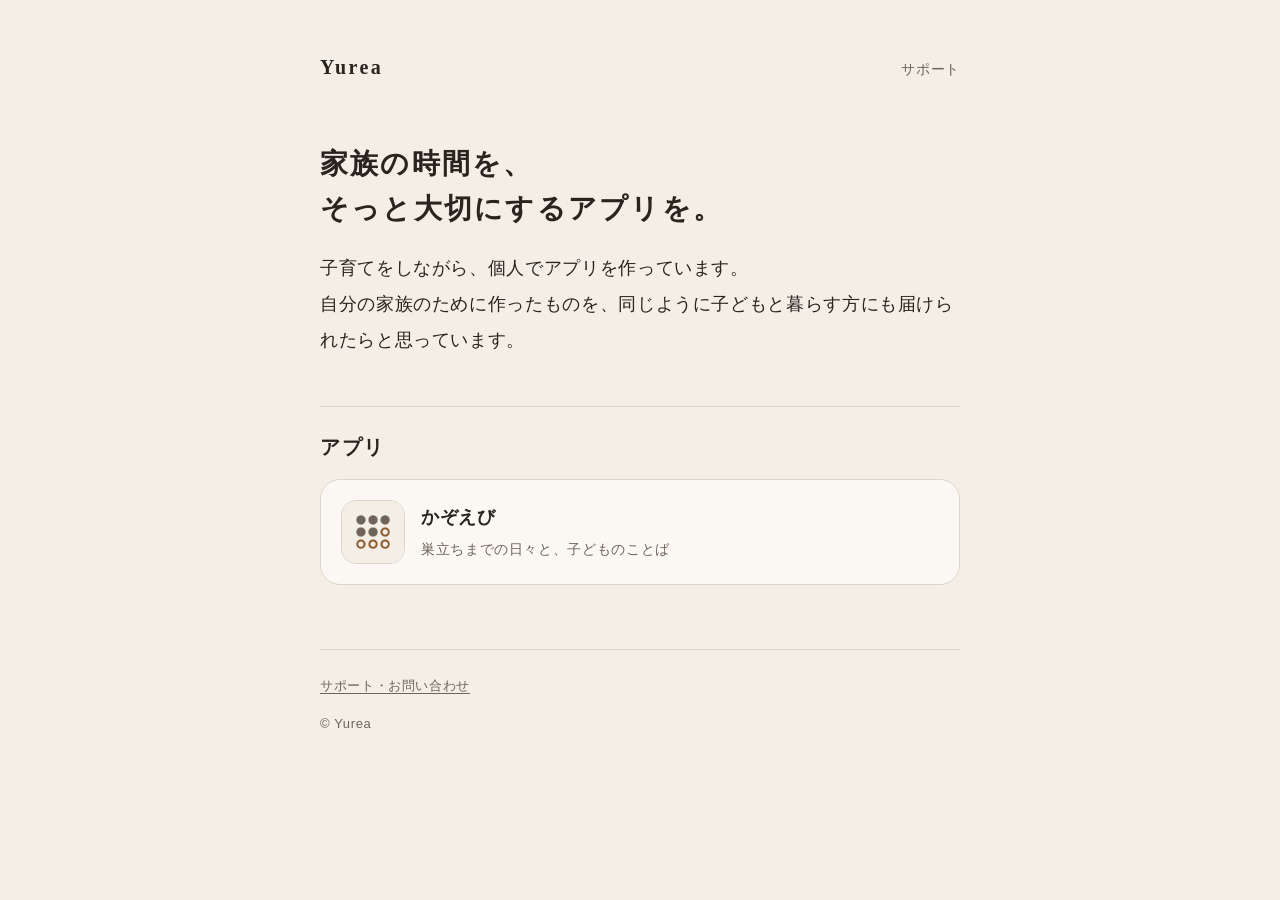
<file: index.html>
<!doctype html>
<html lang="ja">
<head>
  <meta charset="utf-8">
  <meta name="viewport" content="width=device-width, initial-scale=1">
  <title>Yurea</title>
  <meta name="description" content="Yurea が個人で開発している iPhone アプリの紹介とサポート。">
  <link rel="stylesheet" href="/style.css">
  <link rel="apple-touch-icon" href="/apple-touch-icon.png">
</head>
<body>
  <div class="page">
    <header class="site-header">
      <a class="brand" href="/">Yurea</a>
      <nav><a href="/support.html">サポート</a></nav>
    </header>

    <main>
      <h1>家族の時間を、<br>そっと大切にするアプリを。</h1>
      <p class="lead">
        子育てをしながら、個人でアプリを作っています。<br>
        自分の家族のために作ったものを、同じように子どもと暮らす方にも届けられたらと思っています。
      </p>

      <h2>アプリ</h2>
      <a class="card" href="/kazoebi/">
        <img src="/kazoebi/images/icon.png" alt="">
        <span>
          <span class="name">かぞえび</span><br>
          <span class="sub">巣立ちまでの日々と、子どものことば</span>
        </span>
      </a>
    </main>

    <footer class="site-footer">
      <a href="/support.html">サポート・お問い合わせ</a>
      <p>&copy; Yurea</p>
    </footer>
  </div>
</body>
</html>
</file>
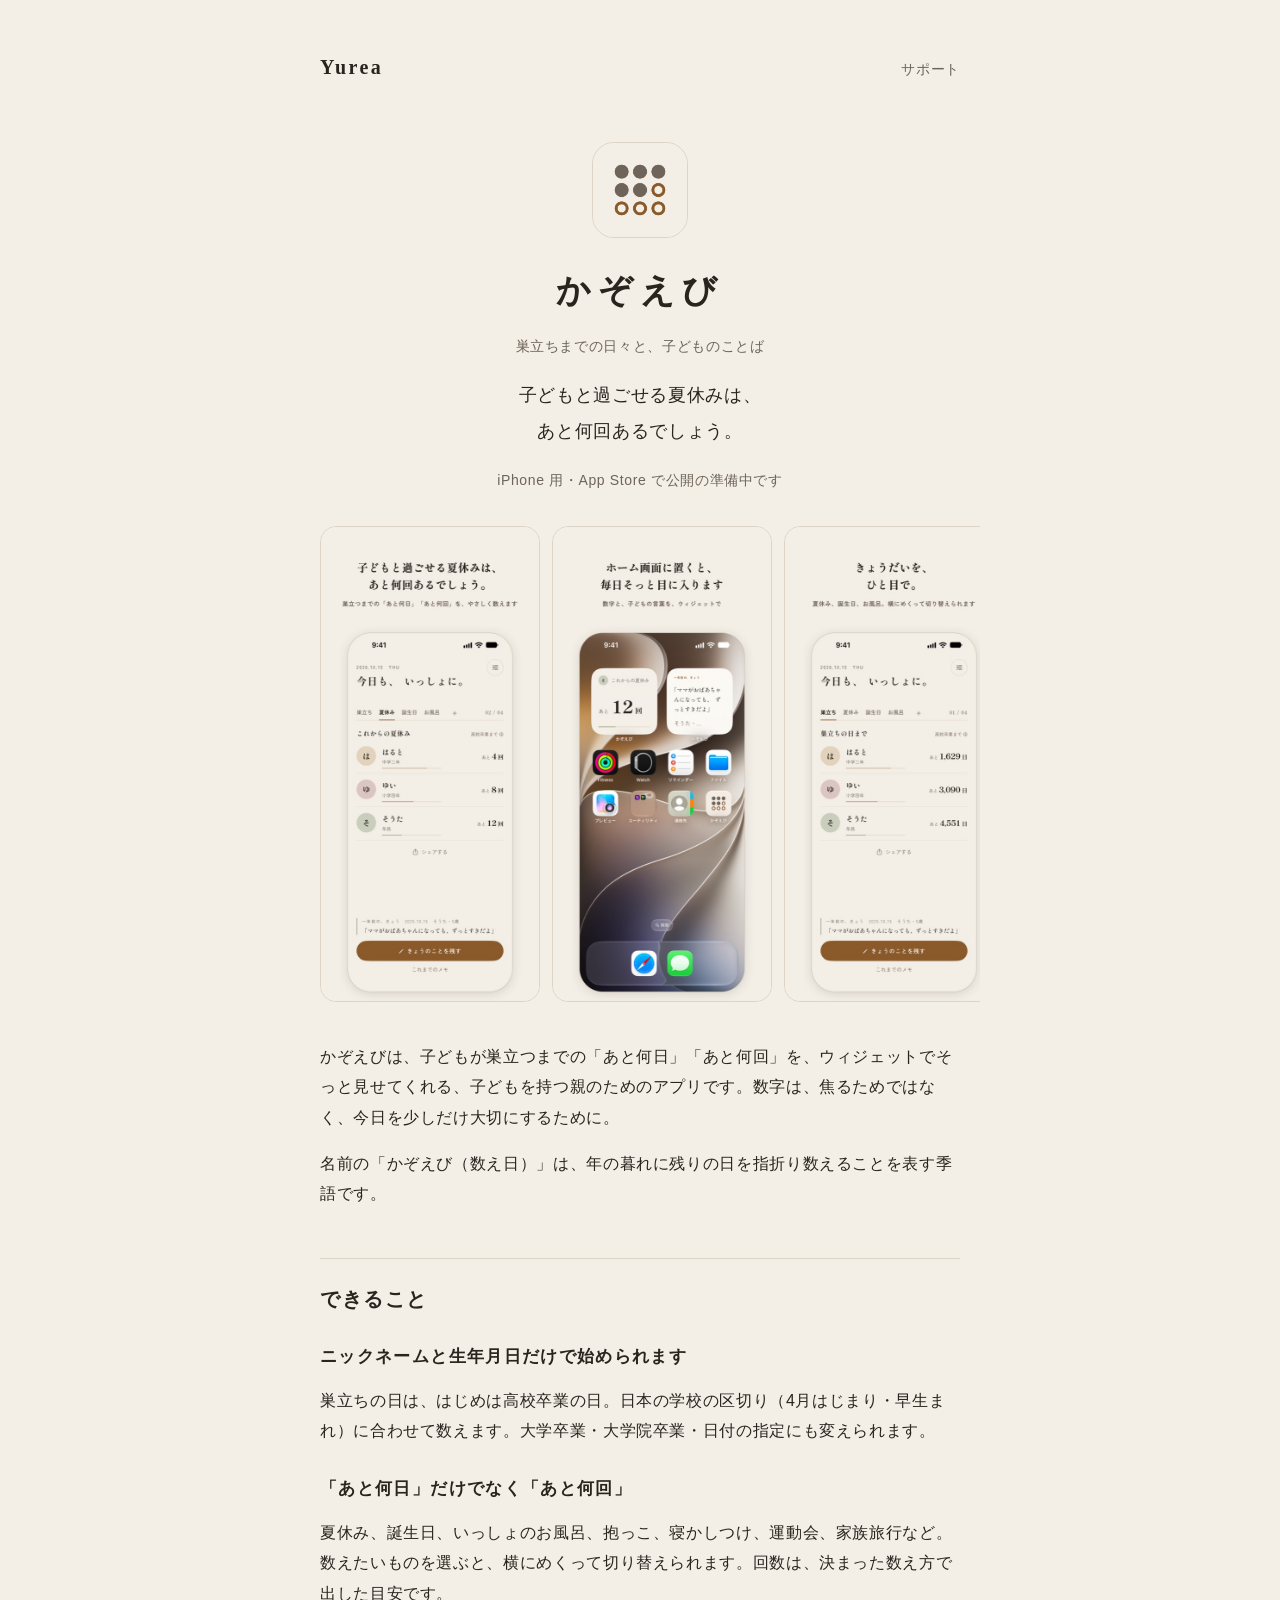
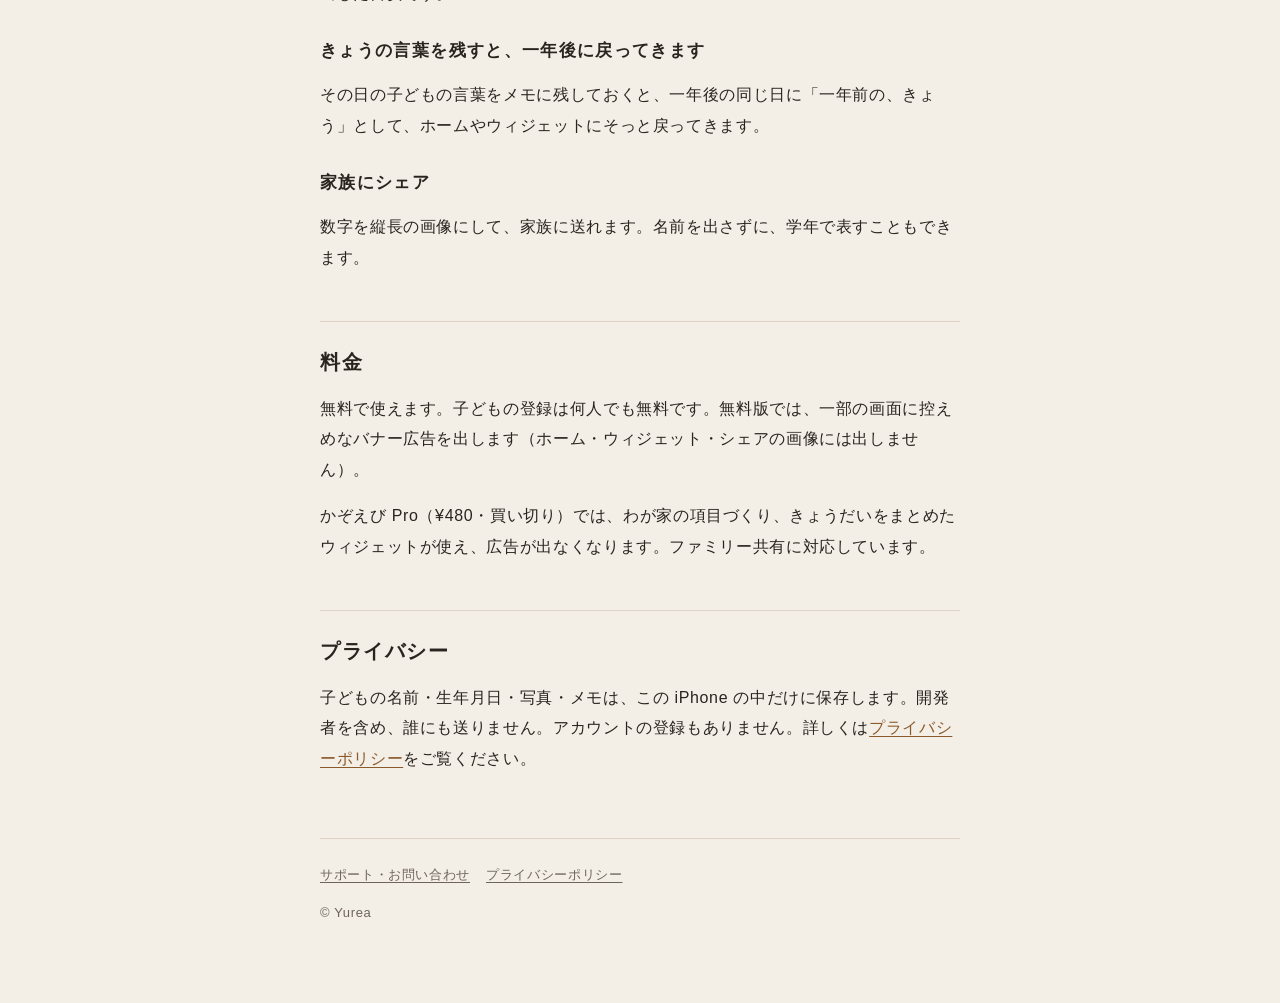
<file: kazoebi/index.html>
<!doctype html>
<html lang="ja">
<head>
  <meta charset="utf-8">
  <meta name="viewport" content="width=device-width, initial-scale=1">
  <title>かぞえび — 巣立ちまでの日々と、子どものことば</title>
  <meta name="description" content="子どもが巣立つまでの「あと何日」「あと何回」を、ウィジェットでそっと見せてくれる、子どもを持つ親のための iPhone アプリ。">
  <link rel="stylesheet" href="/style.css">
  <link rel="apple-touch-icon" href="/kazoebi/images/icon.png">
</head>
<body>
  <div class="page">
    <header class="site-header">
      <a class="brand" href="/">Yurea</a>
      <nav><a href="/support.html">サポート</a></nav>
    </header>

    <main>
      <div class="hero">
        <img class="icon" src="/kazoebi/images/icon.png" alt="かぞえびのアイコン">
        <h1>かぞえび</h1>
        <p class="sub">巣立ちまでの日々と、子どものことば</p>
        <p class="lead">子どもと過ごせる夏休みは、<br>あと何回あるでしょう。</p>
        <p class="sub">iPhone 用・App Store で公開の準備中です</p>
      </div>

      <div class="shots">
        <img src="/kazoebi/images/1-home-summer.jpg" alt="ホームの「夏休み」のページ。3 人の子どもそれぞれに、あと何回の夏休みがあるか">
        <img src="/kazoebi/images/2-widgets.jpg" alt="ホーム画面に置いた「あと何回」と「一年前の、きょう」のウィジェット">
        <img src="/kazoebi/images/3-home-days.jpg" alt="ホームの「巣立ち」のページ。きょうだいの巣立ちの日までの日数">
        <img src="/kazoebi/images/4-memo.jpg" alt="メモの画面と、一年前の、きょうのメモ">
        <img src="/kazoebi/images/5-share.jpg" alt="シェアの画面。あと 12 回の夏休みを、これまでとこれからの丸で表した画像">
      </div>

      <p>かぞえびは、子どもが巣立つまでの「あと何日」「あと何回」を、ウィジェットでそっと見せてくれる、子どもを持つ親のためのアプリです。数字は、焦るためではなく、今日を少しだけ大切にするために。</p>
      <p>名前の「かぞえび（数え日）」は、年の暮れに残りの日を指折り数えることを表す季語です。</p>

      <h2>できること</h2>
      <h3>ニックネームと生年月日だけで始められます</h3>
      <p>巣立ちの日は、はじめは高校卒業の日。日本の学校の区切り（4月はじまり・早生まれ）に合わせて数えます。大学卒業・大学院卒業・日付の指定にも変えられます。</p>

      <h3>「あと何日」だけでなく「あと何回」</h3>
      <p>夏休み、誕生日、いっしょのお風呂、抱っこ、寝かしつけ、運動会、家族旅行など。数えたいものを選ぶと、横にめくって切り替えられます。回数は、決まった数え方で出した目安です。</p>

      <h3>きょうの言葉を残すと、一年後に戻ってきます</h3>
      <p>その日の子どもの言葉をメモに残しておくと、一年後の同じ日に「一年前の、きょう」として、ホームやウィジェットにそっと戻ってきます。</p>

      <h3>家族にシェア</h3>
      <p>数字を縦長の画像にして、家族に送れます。名前を出さずに、学年で表すこともできます。</p>

      <h2>料金</h2>
      <p>無料で使えます。子どもの登録は何人でも無料です。無料版では、一部の画面に控えめなバナー広告を出します（ホーム・ウィジェット・シェアの画像には出しません）。</p>
      <p>かぞえび Pro（¥480・買い切り）では、わが家の項目づくり、きょうだいをまとめたウィジェットが使え、広告が出なくなります。ファミリー共有に対応しています。</p>

      <h2>プライバシー</h2>
      <p>子どもの名前・生年月日・写真・メモは、この iPhone の中だけに保存します。開発者を含め、誰にも送りません。アカウントの登録もありません。詳しくは<a href="/kazoebi/privacy.html">プライバシーポリシー</a>をご覧ください。</p>
    </main>

    <footer class="site-footer">
      <a href="/support.html#kazoebi">サポート・お問い合わせ</a><a href="/kazoebi/privacy.html">プライバシーポリシー</a>
      <p>&copy; Yurea</p>
    </footer>
  </div>
</body>
</html>
</file>
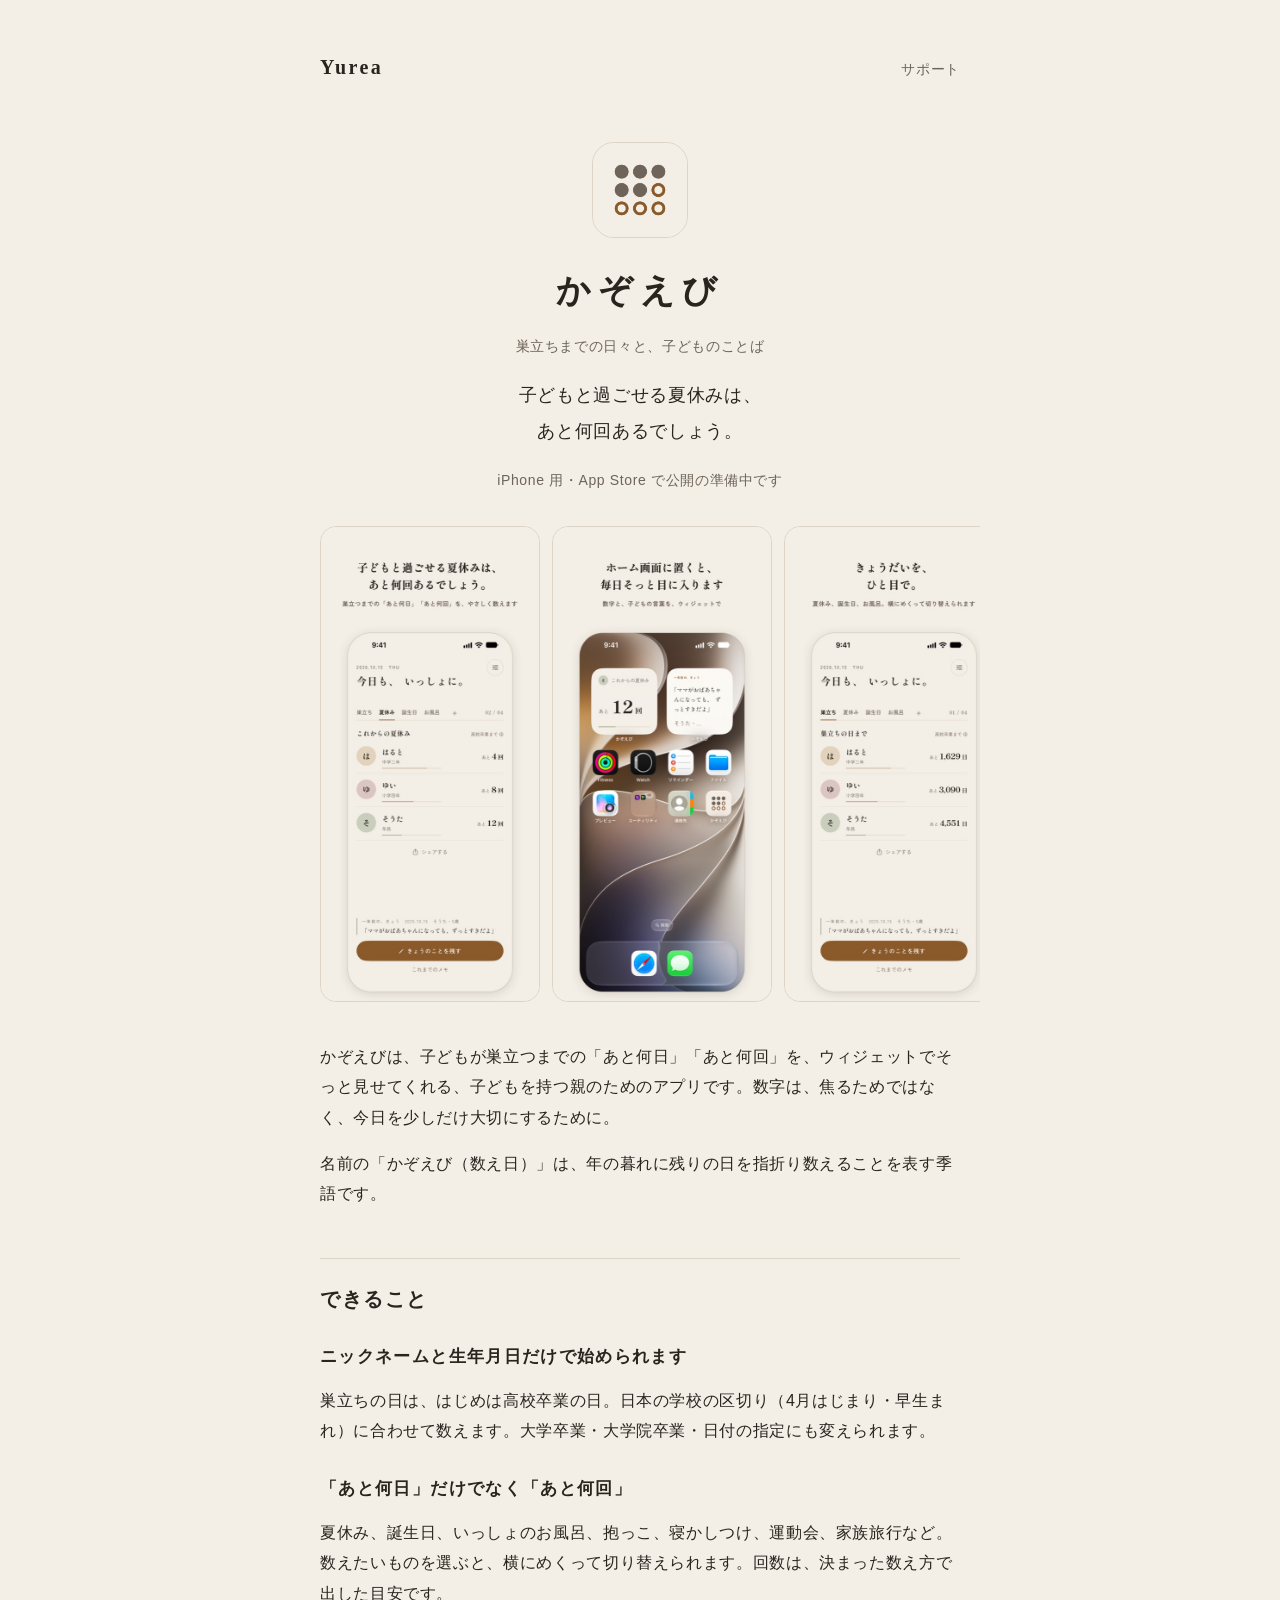
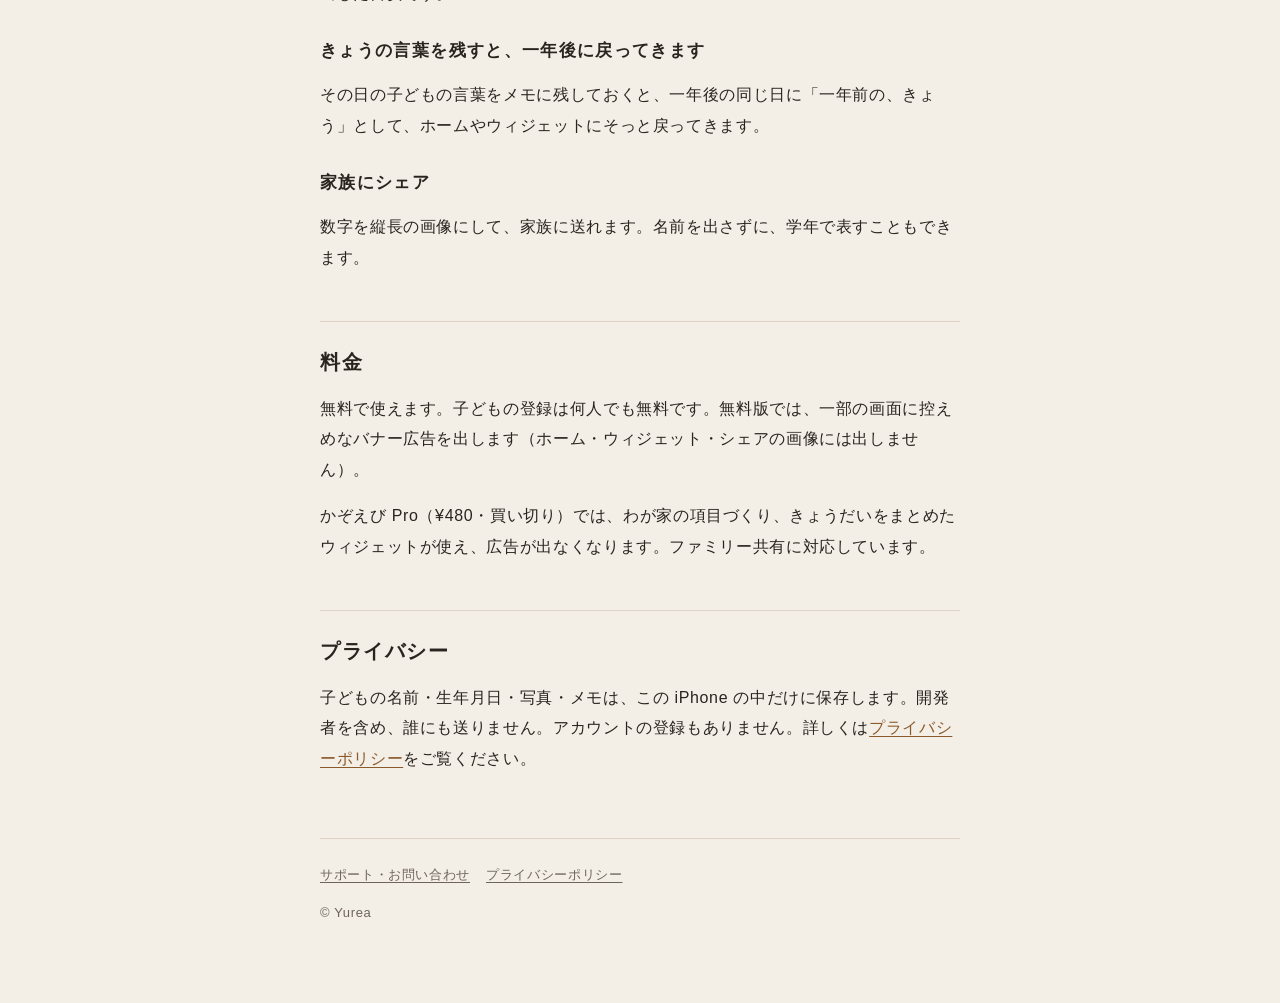
<file: sudachi/index.html>
<!doctype html>
<html lang="ja">
<head>
  <meta charset="utf-8">
  <meta name="viewport" content="width=device-width, initial-scale=1">
  <title>かぞえび</title>
  <meta name="robots" content="noindex">
  <link rel="canonical" href="https://yurea-dev.github.io/kazoebi/">
  <meta http-equiv="refresh" content="0; url=/kazoebi/">
  <link rel="stylesheet" href="/style.css">
</head>
<body>
  <div class="page">
    <main>
      <p>このページは移動しました。<a href="/kazoebi/">かぞえびの紹介ページ</a>へ移動します。</p>
    </main>
  </div>
</body>
</html>
</file>
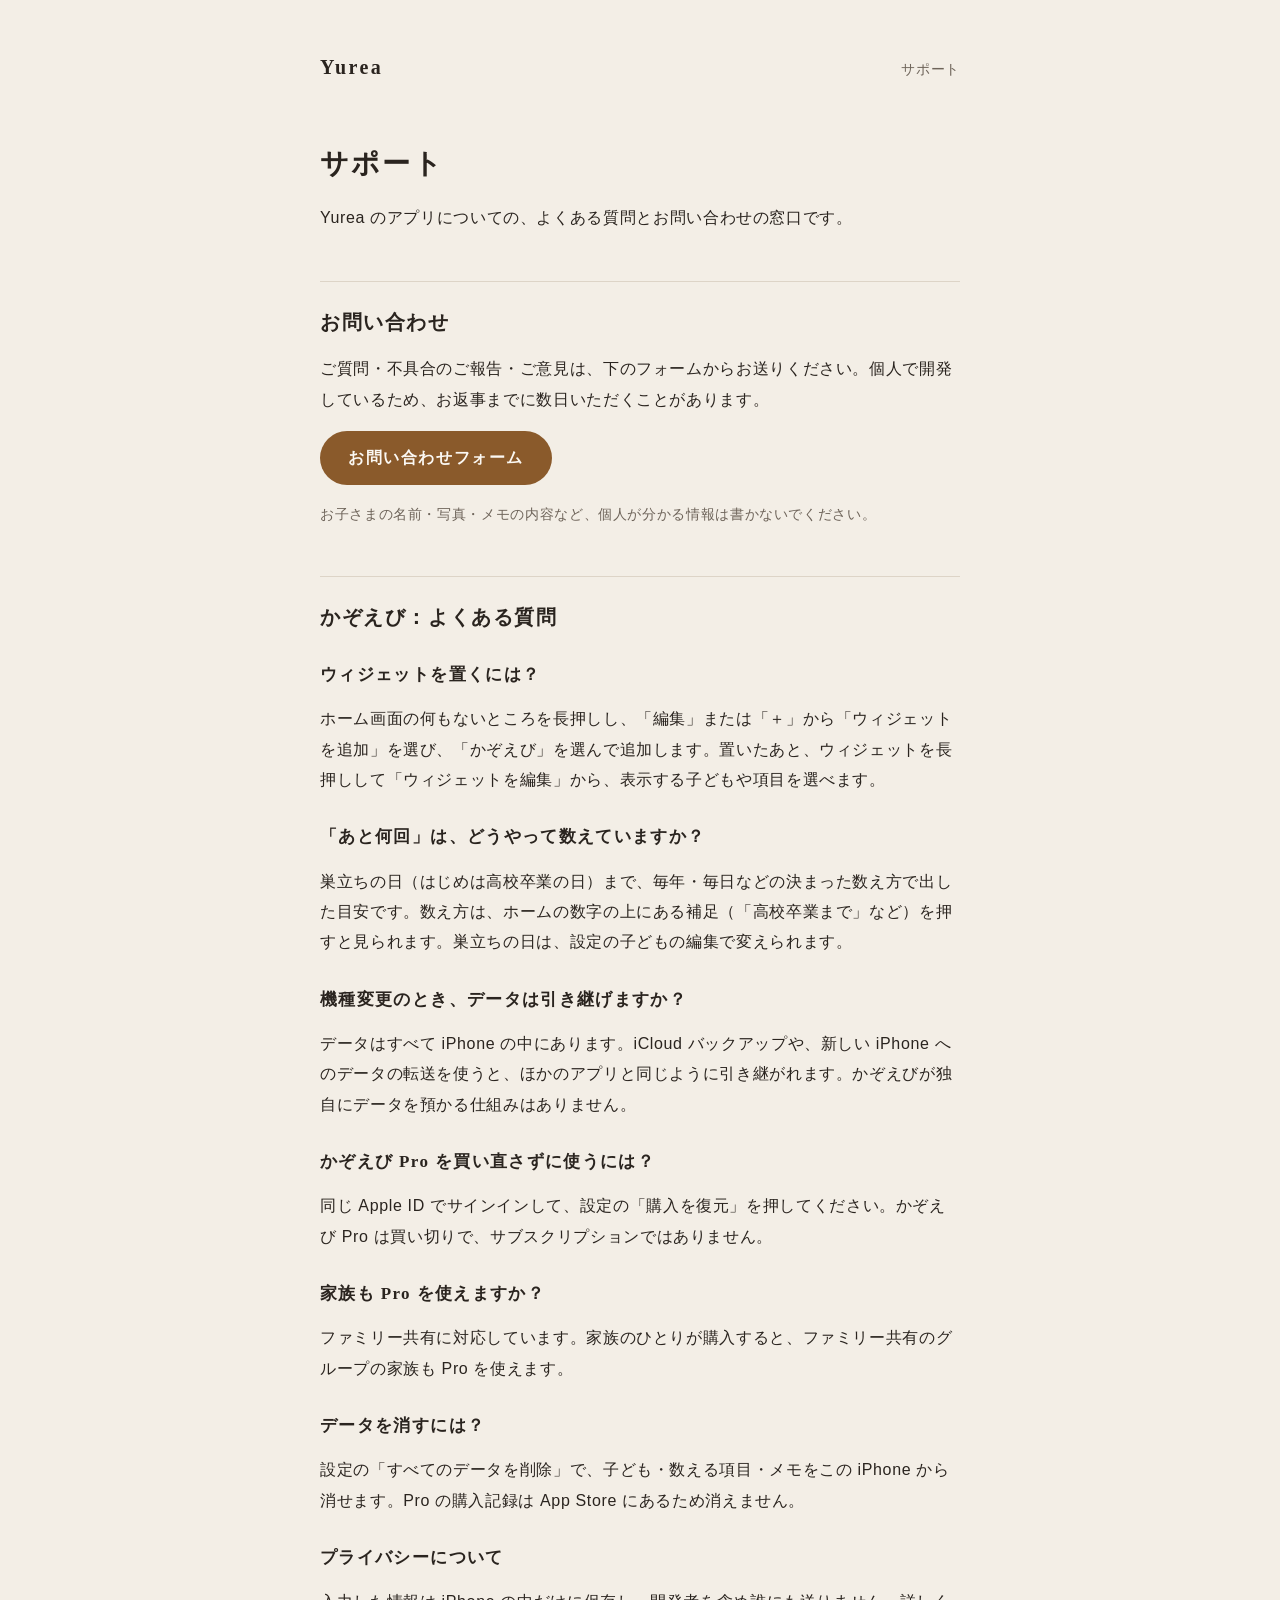
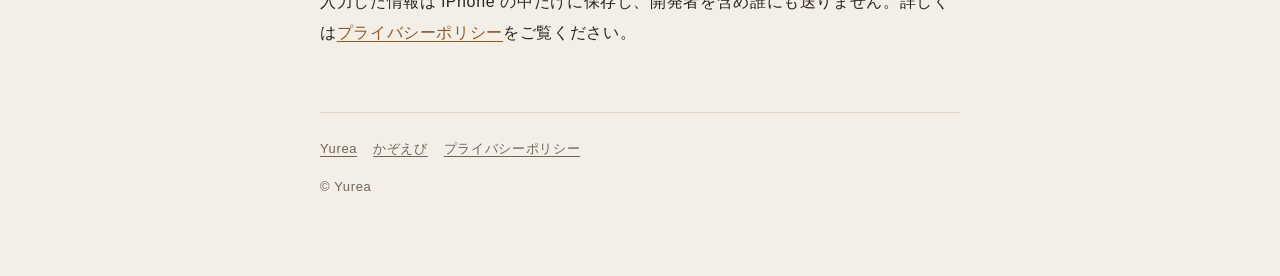
<file: support.html>
<!doctype html>
<html lang="ja">
<head>
  <meta charset="utf-8">
  <meta name="viewport" content="width=device-width, initial-scale=1">
  <title>サポート — Yurea</title>
  <meta name="description" content="Yurea のアプリのよくある質問とお問い合わせ。">
  <link rel="stylesheet" href="/style.css">
  <link rel="apple-touch-icon" href="/apple-touch-icon.png">
</head>
<body>
  <div class="page">
    <header class="site-header">
      <a class="brand" href="/">Yurea</a>
      <nav><a href="/support.html">サポート</a></nav>
    </header>

    <main>
      <h1>サポート</h1>
      <p>Yurea のアプリについての、よくある質問とお問い合わせの窓口です。</p>

      <h2>お問い合わせ</h2>
      <p>ご質問・不具合のご報告・ご意見は、下のフォームからお送りください。個人で開発しているため、お返事までに数日いただくことがあります。</p>
      <p><a class="button" href="https://forms.gle/JRSE9ZpiqrroBTJU7">お問い合わせフォーム</a></p>
      <p class="sub">お子さまの名前・写真・メモの内容など、個人が分かる情報は書かないでください。</p>

      <h2 id="kazoebi">かぞえび：よくある質問</h2>

      <h3>ウィジェットを置くには？</h3>
      <p>ホーム画面の何もないところを長押しし、「編集」または「＋」から「ウィジェットを追加」を選び、「かぞえび」を選んで追加します。置いたあと、ウィジェットを長押しして「ウィジェットを編集」から、表示する子どもや項目を選べます。</p>

      <h3>「あと何回」は、どうやって数えていますか？</h3>
      <p>巣立ちの日（はじめは高校卒業の日）まで、毎年・毎日などの決まった数え方で出した目安です。数え方は、ホームの数字の上にある補足（「高校卒業まで」など）を押すと見られます。巣立ちの日は、設定の子どもの編集で変えられます。</p>

      <h3>機種変更のとき、データは引き継げますか？</h3>
      <p>データはすべて iPhone の中にあります。iCloud バックアップや、新しい iPhone へのデータの転送を使うと、ほかのアプリと同じように引き継がれます。かぞえびが独自にデータを預かる仕組みはありません。</p>

      <h3>かぞえび Pro を買い直さずに使うには？</h3>
      <p>同じ Apple ID でサインインして、設定の「購入を復元」を押してください。かぞえび Pro は買い切りで、サブスクリプションではありません。</p>

      <h3>家族も Pro を使えますか？</h3>
      <p>ファミリー共有に対応しています。家族のひとりが購入すると、ファミリー共有のグループの家族も Pro を使えます。</p>

      <h3>データを消すには？</h3>
      <p>設定の「すべてのデータを削除」で、子ども・数える項目・メモをこの iPhone から消せます。Pro の購入記録は App Store にあるため消えません。</p>

      <h3>プライバシーについて</h3>
      <p>入力した情報は iPhone の中だけに保存し、開発者を含め誰にも送りません。詳しくは<a href="/kazoebi/privacy.html">プライバシーポリシー</a>をご覧ください。</p>
    </main>

    <footer class="site-footer">
      <a href="/">Yurea</a><a href="/kazoebi/">かぞえび</a><a href="/kazoebi/privacy.html">プライバシーポリシー</a>
      <p>&copy; Yurea</p>
    </footer>
  </div>
</body>
</html>
</file>
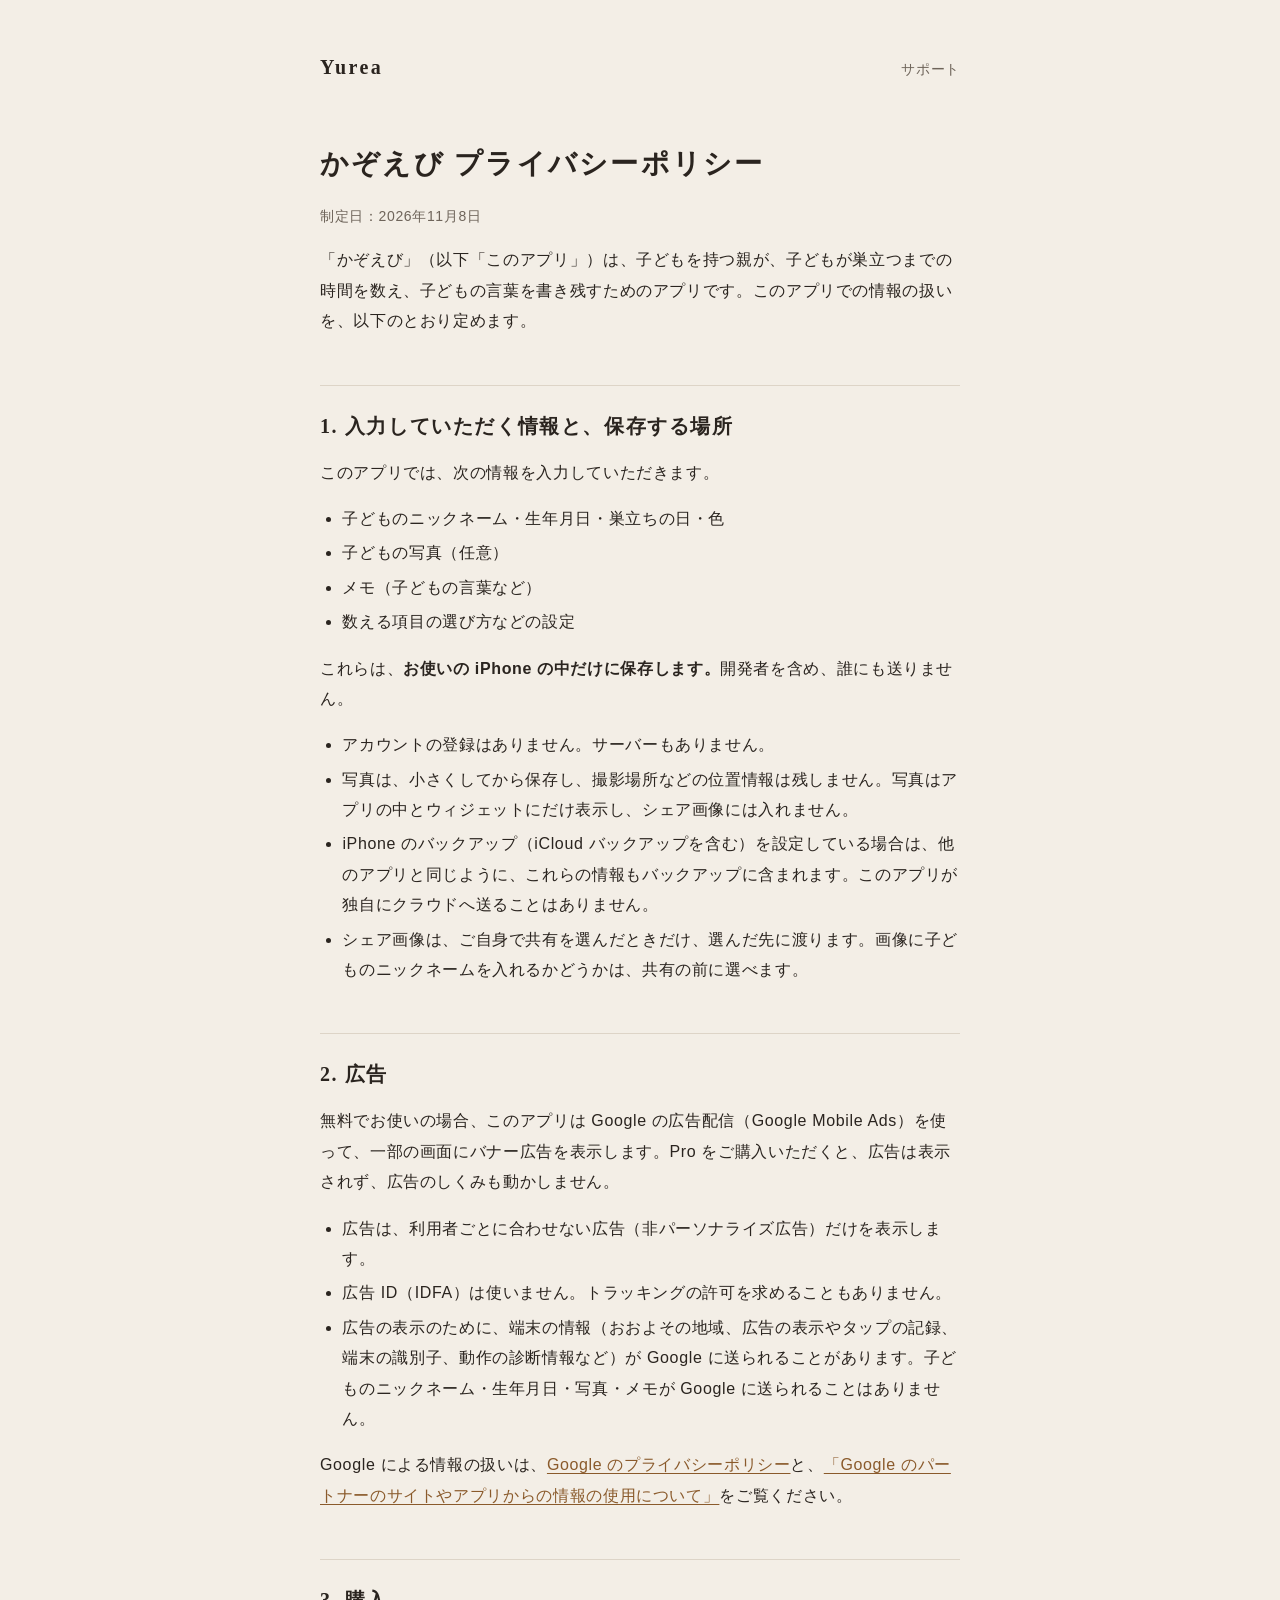
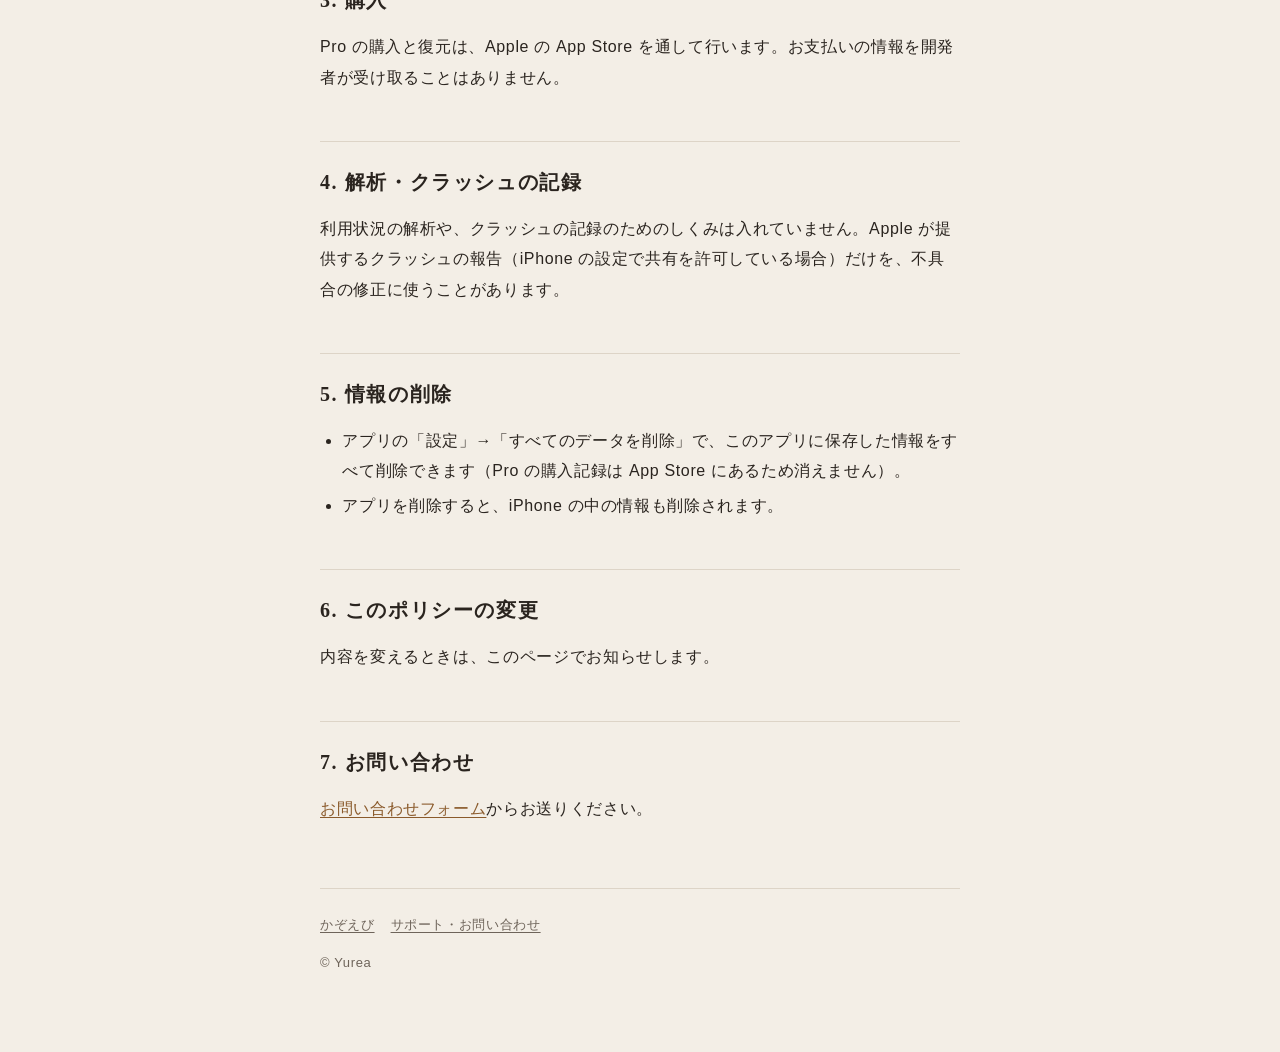
<file: kazoebi/privacy.html>
<!doctype html>
<html lang="ja">
<head>
  <meta charset="utf-8">
  <meta name="viewport" content="width=device-width, initial-scale=1">
  <title>かぞえび プライバシーポリシー</title>
  <meta name="description" content="iPhone アプリ「かぞえび」のプライバシーポリシー。">
  <link rel="stylesheet" href="/style.css">
  <link rel="apple-touch-icon" href="/kazoebi/images/icon.png">
</head>
<body>
  <div class="page">
    <header class="site-header">
      <a class="brand" href="/">Yurea</a>
      <nav><a href="/support.html">サポート</a></nav>
    </header>

    <main>
      <h1>かぞえび プライバシーポリシー</h1>
      <p class="sub">制定日：2026年11月8日</p>

      <p>「かぞえび」（以下「このアプリ」）は、子どもを持つ親が、子どもが巣立つまでの時間を数え、子どもの言葉を書き残すためのアプリです。このアプリでの情報の扱いを、以下のとおり定めます。</p>

      <h2>1. 入力していただく情報と、保存する場所</h2>
      <p>このアプリでは、次の情報を入力していただきます。</p>
      <ul>
        <li>子どものニックネーム・生年月日・巣立ちの日・色</li>
        <li>子どもの写真（任意）</li>
        <li>メモ（子どもの言葉など）</li>
        <li>数える項目の選び方などの設定</li>
      </ul>
      <p>これらは、<strong>お使いの iPhone の中だけに保存します。</strong>開発者を含め、誰にも送りません。</p>
      <ul>
        <li>アカウントの登録はありません。サーバーもありません。</li>
        <li>写真は、小さくしてから保存し、撮影場所などの位置情報は残しません。写真はアプリの中とウィジェットにだけ表示し、シェア画像には入れません。</li>
        <li>iPhone のバックアップ（iCloud バックアップを含む）を設定している場合は、他のアプリと同じように、これらの情報もバックアップに含まれます。このアプリが独自にクラウドへ送ることはありません。</li>
        <li>シェア画像は、ご自身で共有を選んだときだけ、選んだ先に渡ります。画像に子どものニックネームを入れるかどうかは、共有の前に選べます。</li>
      </ul>

      <h2>2. 広告</h2>
      <p>無料でお使いの場合、このアプリは Google の広告配信（Google Mobile Ads）を使って、一部の画面にバナー広告を表示します。Pro をご購入いただくと、広告は表示されず、広告のしくみも動かしません。</p>
      <ul>
        <li>広告は、利用者ごとに合わせない広告（非パーソナライズ広告）だけを表示します。</li>
        <li>広告 ID（IDFA）は使いません。トラッキングの許可を求めることもありません。</li>
        <li>広告の表示のために、端末の情報（おおよその地域、広告の表示やタップの記録、端末の識別子、動作の診断情報など）が Google に送られることがあります。子どものニックネーム・生年月日・写真・メモが Google に送られることはありません。</li>
      </ul>
      <p>Google による情報の扱いは、<a href="https://policies.google.com/privacy">Google のプライバシーポリシー</a>と、<a href="https://policies.google.com/technologies/partner-sites">「Google のパートナーのサイトやアプリからの情報の使用について」</a>をご覧ください。</p>

      <h2>3. 購入</h2>
      <p>Pro の購入と復元は、Apple の App Store を通して行います。お支払いの情報を開発者が受け取ることはありません。</p>

      <h2>4. 解析・クラッシュの記録</h2>
      <p>利用状況の解析や、クラッシュの記録のためのしくみは入れていません。Apple が提供するクラッシュの報告（iPhone の設定で共有を許可している場合）だけを、不具合の修正に使うことがあります。</p>

      <h2>5. 情報の削除</h2>
      <ul>
        <li>アプリの「設定」→「すべてのデータを削除」で、このアプリに保存した情報をすべて削除できます（Pro の購入記録は App Store にあるため消えません）。</li>
        <li>アプリを削除すると、iPhone の中の情報も削除されます。</li>
      </ul>

      <h2>6. このポリシーの変更</h2>
      <p>内容を変えるときは、このページでお知らせします。</p>

      <h2>7. お問い合わせ</h2>
      <p><a href="https://forms.gle/JRSE9ZpiqrroBTJU7">お問い合わせフォーム</a>からお送りください。</p>
    </main>

    <footer class="site-footer">
      <a href="/kazoebi/">かぞえび</a><a href="/support.html#kazoebi">サポート・お問い合わせ</a>
      <p>&copy; Yurea</p>
    </footer>
  </div>
</body>
</html>
</file>
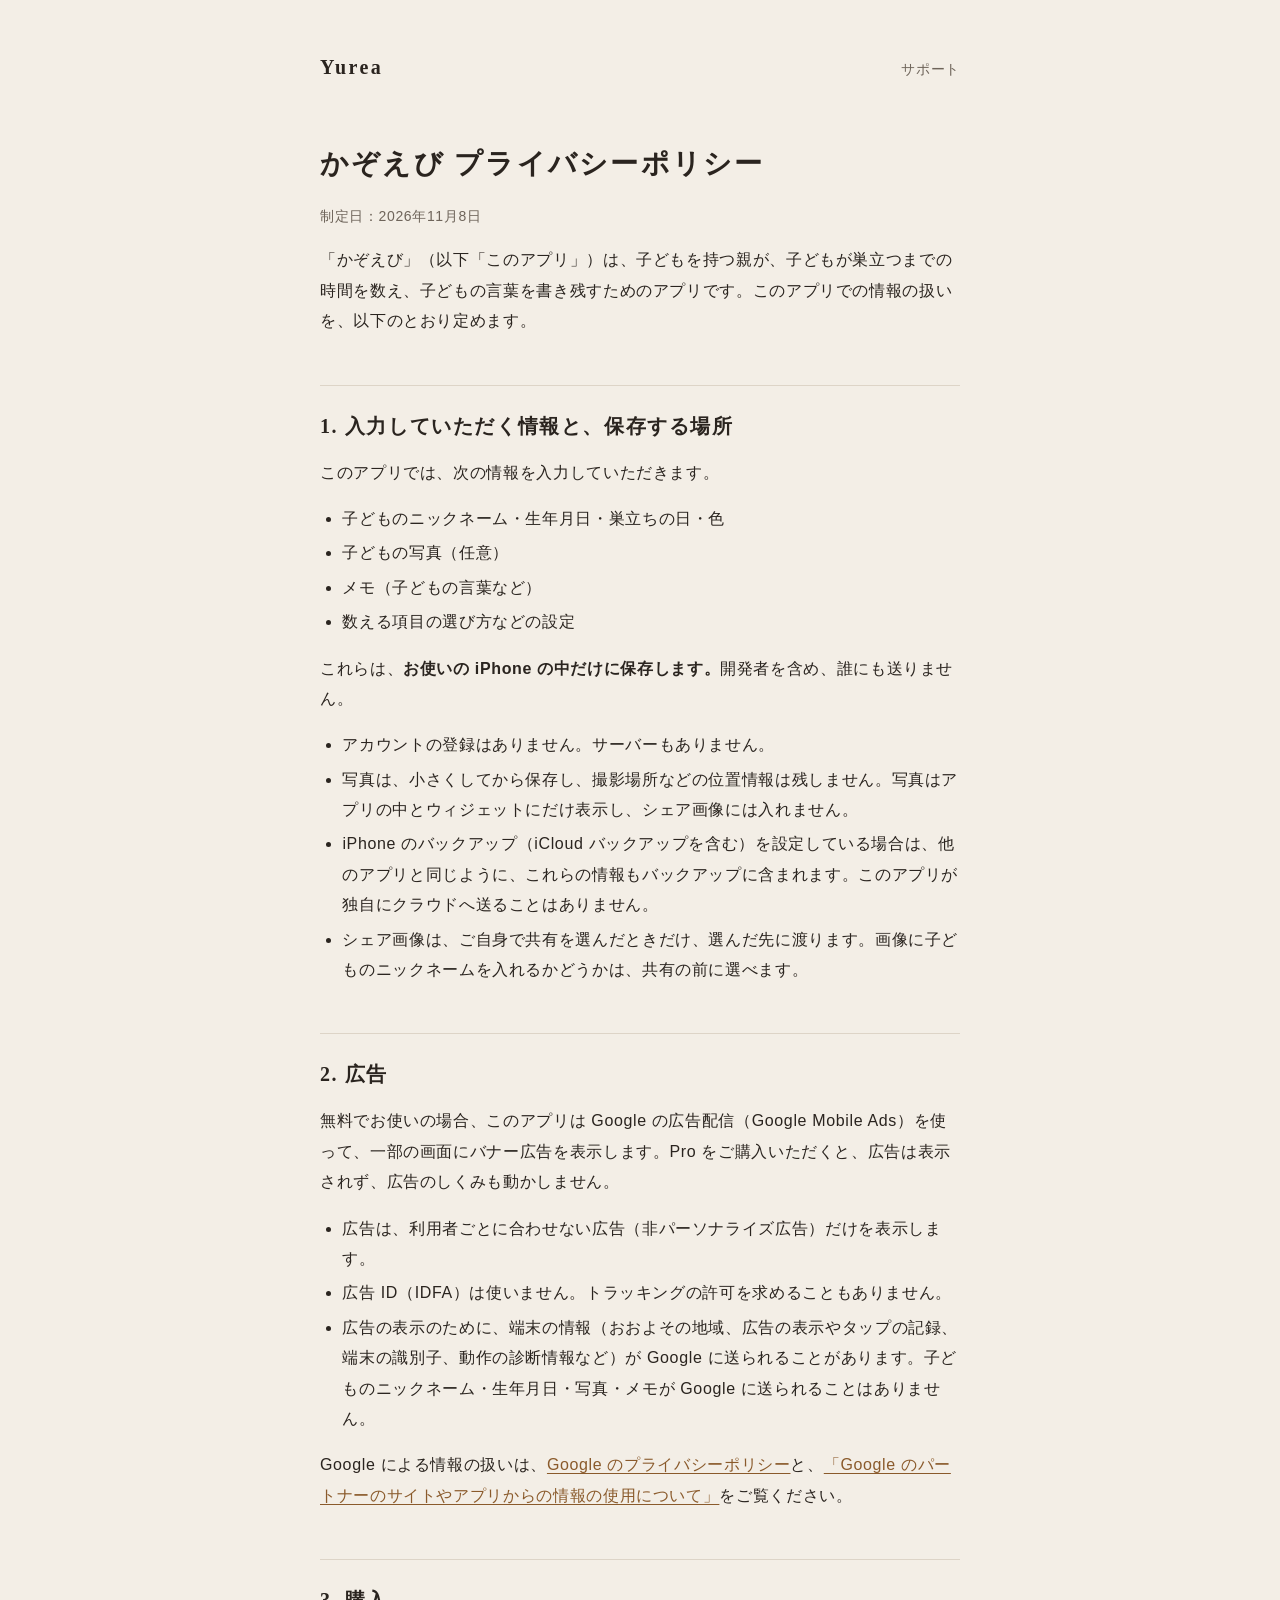
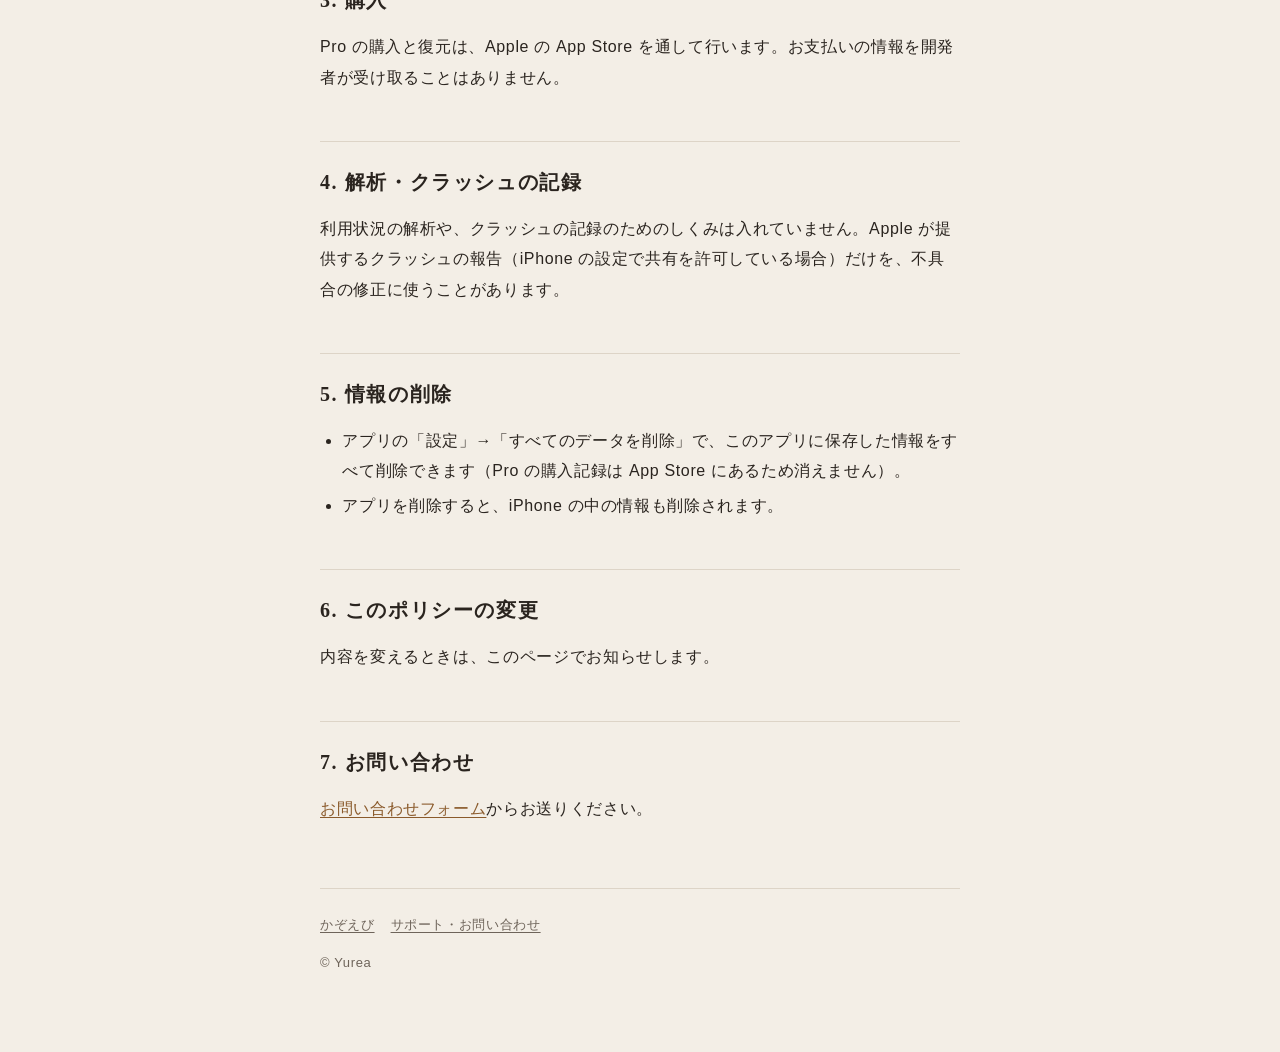
<file: sudachi/privacy.html>
<!doctype html>
<html lang="ja">
<head>
  <meta charset="utf-8">
  <meta name="viewport" content="width=device-width, initial-scale=1">
  <title>かぞえび プライバシーポリシー</title>
  <meta name="robots" content="noindex">
  <link rel="canonical" href="https://yurea-dev.github.io/kazoebi/privacy.html">
  <meta http-equiv="refresh" content="0; url=/kazoebi/privacy.html">
  <link rel="stylesheet" href="/style.css">
</head>
<body>
  <div class="page">
    <main>
      <p>このページは移動しました。<a href="/kazoebi/privacy.html">プライバシーポリシー</a>へ移動します。</p>
    </main>
  </div>
</body>
</html>
</file>
<file: style.css>
/* 色はすだちの Palette（docs/05_design_system.md）と同じ。フォントは外から読まない（端末の明朝・ゴシック）。 */
:root {
  --ground: #f3eee6;
  --surface: #fbf8f3;
  --ink: #2a241f;
  --ink-sub: #6e645a;
  --ink-quiet: #b9ac9a;
  --hairline: #ddd4c7;
  --accent: #8a5a2b;
  --mincho: "Hiragino Mincho ProN", "YuMincho", "Yu Mincho", "Noto Serif JP", serif;
  --gothic: "Hiragino Sans", "Hiragino Kaku Gothic ProN", "Yu Gothic", "Noto Sans JP", sans-serif;
  color-scheme: light dark;
}

@media (prefers-color-scheme: dark) {
  :root {
    --ground: #1e1a16;
    --surface: #2a241f;
    --ink: #f3eee6;
    --ink-sub: #b9ac9a;
    --ink-quiet: #6e645a;
    --hairline: #3d352e;
    --accent: #c98a4b;
  }
}

* { box-sizing: border-box; }

html { -webkit-text-size-adjust: 100%; }

body {
  margin: 0;
  background: var(--ground);
  color: var(--ink);
  font-family: var(--gothic);
  font-size: 16px;
  line-height: 1.9;
  letter-spacing: 0.04em;
}

a { color: var(--accent); text-underline-offset: 0.2em; }

.page {
  max-width: 680px;
  margin: 0 auto;
  padding: 48px 20px 64px;
}

.site-header {
  display: flex;
  align-items: baseline;
  justify-content: space-between;
  gap: 16px;
  margin-bottom: 56px;
}

.site-header .brand {
  font-family: var(--mincho);
  font-weight: 700;
  font-size: 20px;
  letter-spacing: 0.12em;
  color: var(--ink);
  text-decoration: none;
}

.site-header nav a {
  color: var(--ink-sub);
  font-size: 14px;
  text-decoration: none;
  margin-left: 16px;
}

h1, h2, h3 {
  font-family: var(--mincho);
  font-weight: 700;
  line-height: 1.6;
  letter-spacing: 0.08em;
}

h1 { font-size: 28px; margin: 0 0 16px; }
h2 { font-size: 20px; margin: 48px 0 12px; padding-top: 24px; border-top: 1px solid var(--hairline); }
h3 { font-size: 17px; margin: 28px 0 4px; }

.lead { font-family: var(--mincho); font-size: 18px; line-height: 2; }

.sub { color: var(--ink-sub); font-size: 14px; }

ul { padding-left: 1.4em; }
li { margin: 4px 0; }

.card {
  display: flex;
  align-items: center;
  gap: 16px;
  padding: 20px;
  margin: 16px 0;
  background: var(--surface);
  border: 1px solid var(--hairline);
  border-radius: 20px;
  color: var(--ink);
  text-decoration: none;
}

.card img { width: 64px; height: 64px; border-radius: 15px; flex: none; border: 1px solid var(--hairline); }
.card .name { font-family: var(--mincho); font-weight: 700; font-size: 18px; }

.button {
  display: inline-block;
  padding: 12px 28px;
  border-radius: 999px;
  background: var(--accent);
  color: var(--surface);
  font-weight: 700;
  text-decoration: none;
  letter-spacing: 0.1em;
}

.hero { text-align: center; }
.hero .icon { width: 96px; height: 96px; border-radius: 22px; border: 1px solid var(--hairline); }
.hero h1 { font-size: 34px; margin: 16px 0 4px; letter-spacing: 0.2em; }

.shots {
  display: flex;
  gap: 12px;
  overflow-x: auto;
  scroll-snap-type: x mandatory;
  margin: 32px -20px;
  padding: 0 20px 8px;
}

.shots img {
  width: 220px;
  flex: none;
  border-radius: 16px;
  border: 1px solid var(--hairline);
  scroll-snap-align: center;
}

.site-footer {
  margin-top: 64px;
  padding-top: 24px;
  border-top: 1px solid var(--hairline);
  color: var(--ink-sub);
  font-size: 13px;
}

.site-footer a { color: var(--ink-sub); margin-right: 16px; }
</file>
